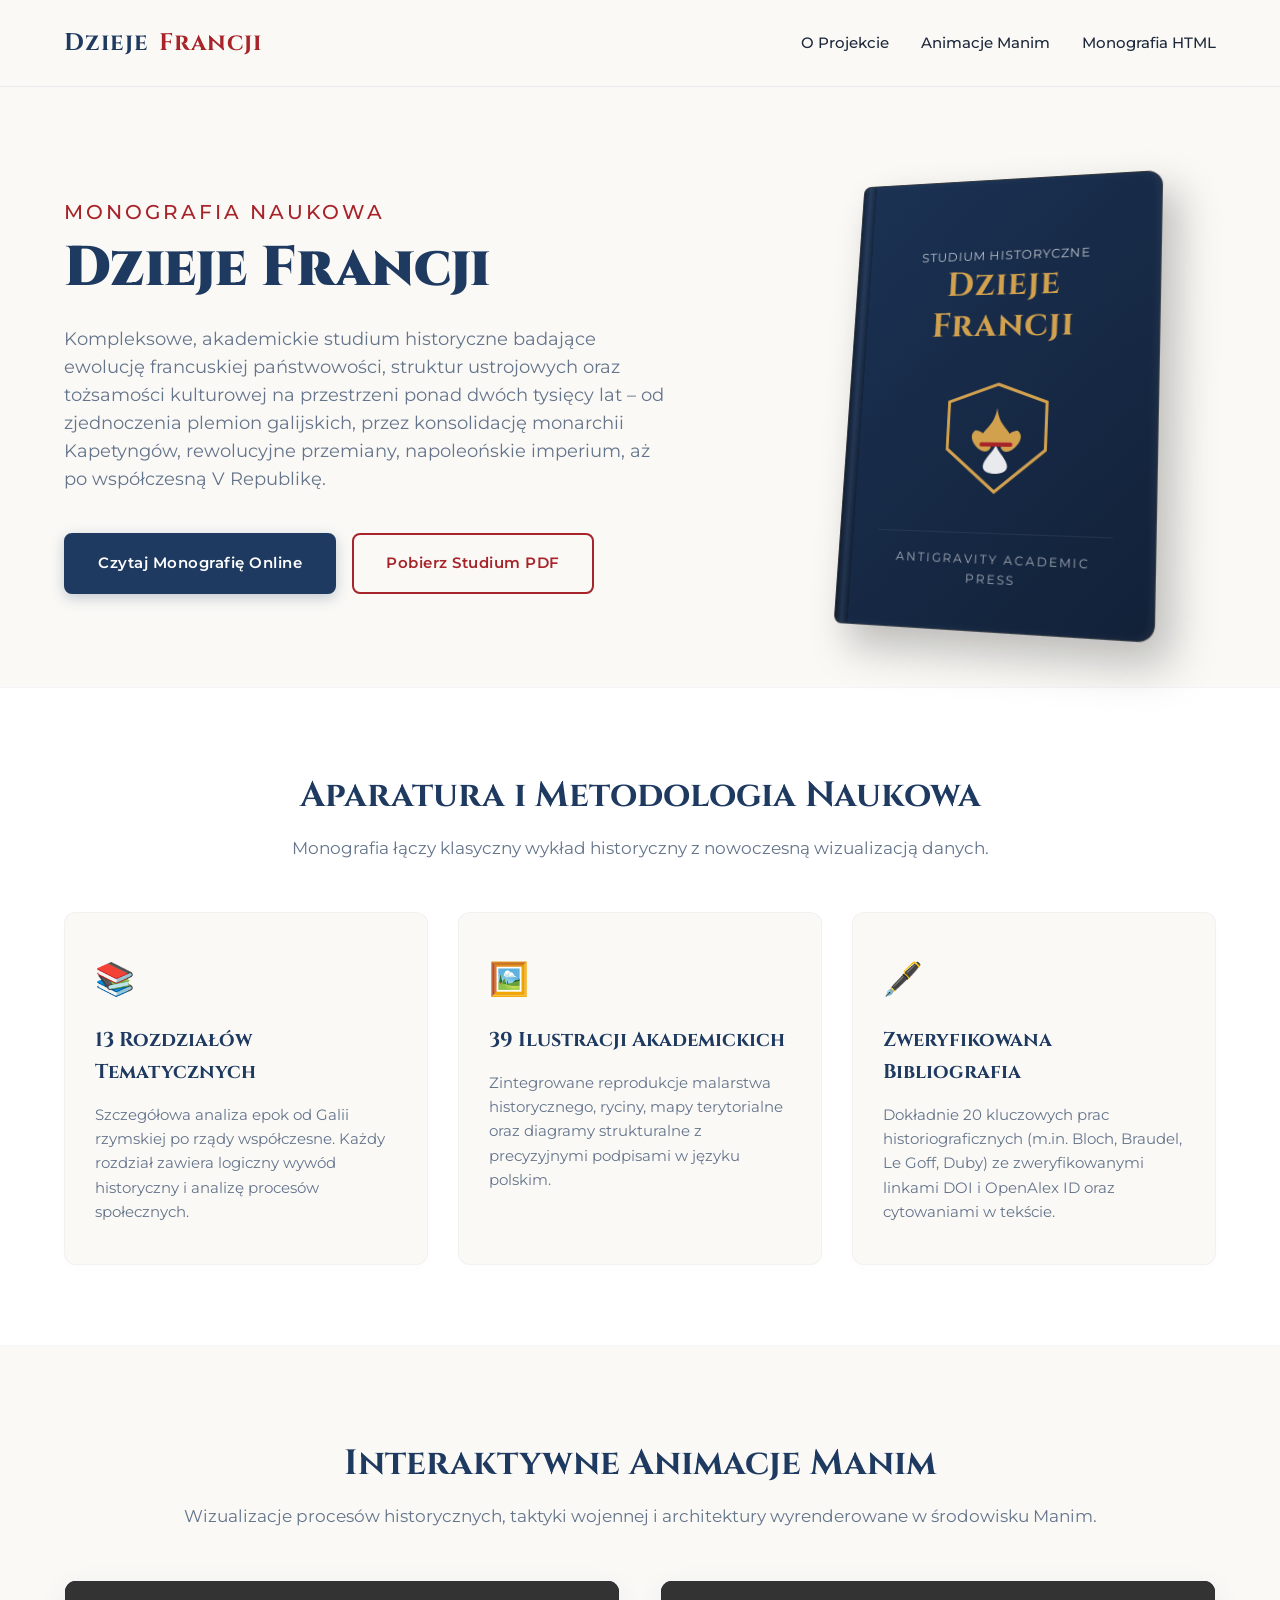
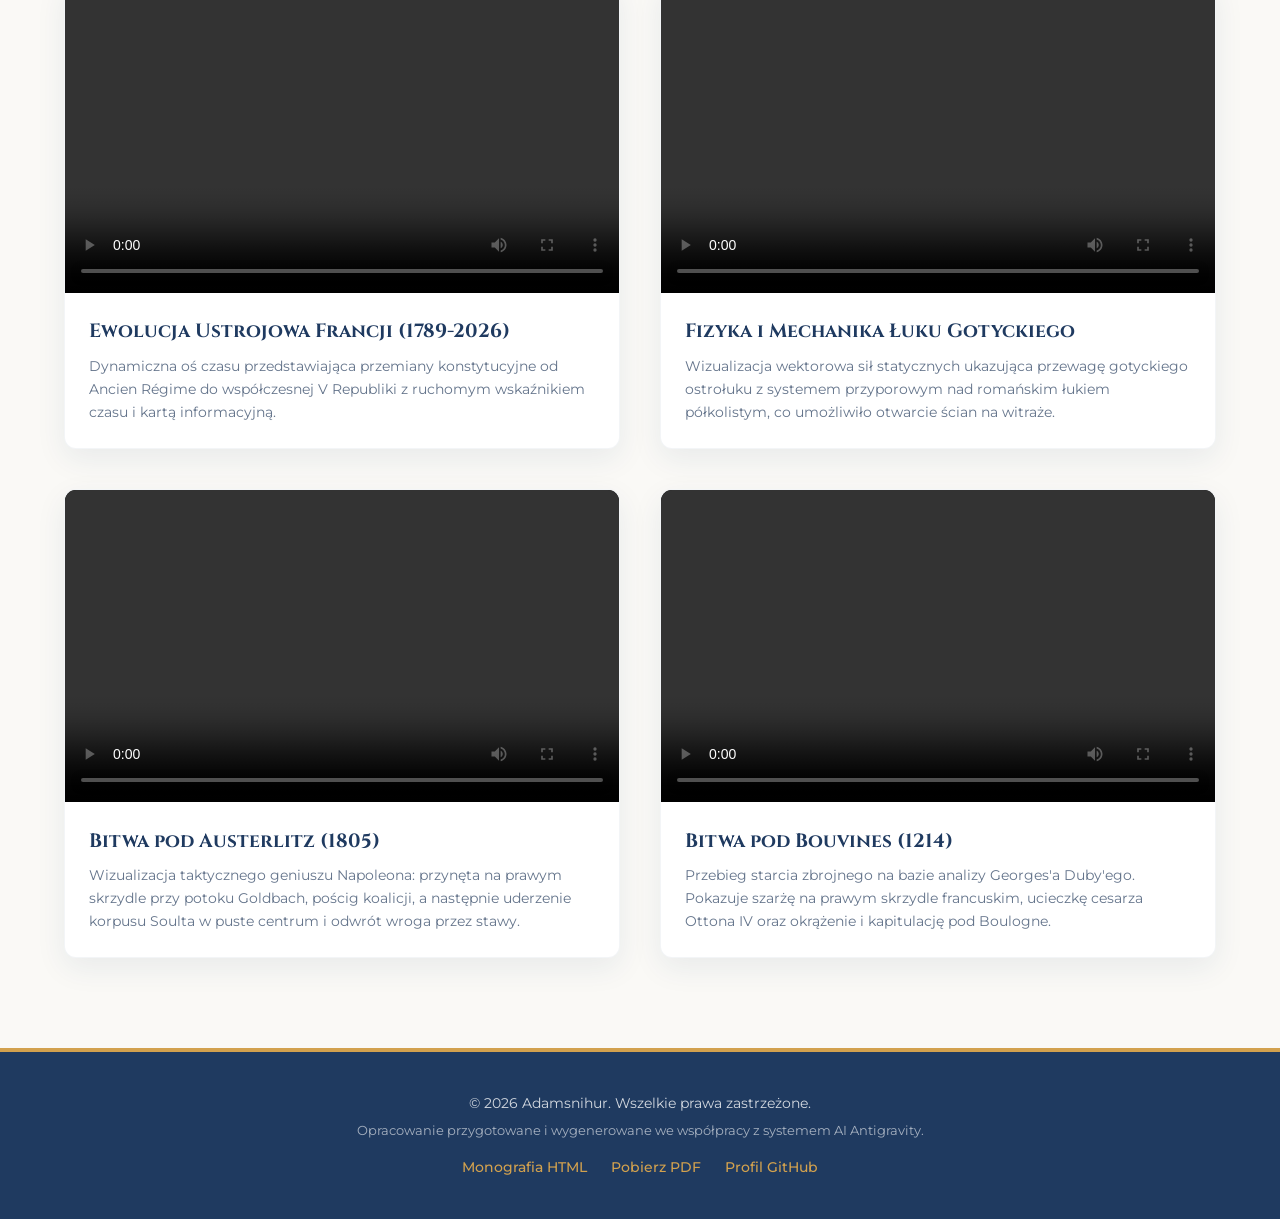
<file: opracowania/historia_francji/index.html>
<!DOCTYPE html>
<html lang="pl">
<head>
    <meta charset="UTF-8">
    <meta name="viewport" content="width=device-width, initial-scale=1.0">
    <title>Dzieje Francji - Studium Historyczne</title>
    <meta name="description" content="Interaktywny projekt naukowy prezentujący ewolucję ustrojową, militarną i kulturową Francji. Pobierz pełną monografię PDF lub czytaj online.">
    
    <!-- Google Fonts -->
    <link rel="preconnect" href="https://fonts.googleapis.com">
    <link rel="preconnect" href="https://fonts.gstatic.com" crossorigin>
    <link href="https://fonts.googleapis.com/css2?family=Cinzel:wght@400;600;700;900&family=Montserrat:wght@300;400;500;600;700&display=swap" rel="stylesheet">
    
    <style>
        :root {
            --primary: #1F3A60;       /* Royal Blue */
            --accent: #A6242A;        /* Revolutionary Red */
            --gold: #D2A14E;          /* Imperial Gold */
            --bg-cream: #FAF9F6;      /* Off-White Cream */
            --text-dark: #1E293B;     /* Slate 800 */
            --text-light: #64748B;    /* Slate 500 */
            --white: #FFFFFF;
            --shadow: 0 10px 30px rgba(31, 58, 96, 0.08);
            --transition: all 0.3s cubic-bezier(0.4, 0, 0.2, 1);
        }

        * {
            margin: 0;
            padding: 0;
            box-sizing: border-box;
        }

        body {
            font-family: 'Montserrat', sans-serif;
            background-color: var(--bg-cream);
            color: var(--text-dark);
            line-height: 1.6;
            overflow-x: hidden;
        }

        /* Container */
        .container {
            width: 100%;
            max-width: 1200px;
            margin: 0 auto;
            padding: 0 24px;
        }

        /* Header / Navigation */
        header {
            padding: 24px 0;
            border-bottom: 1px solid rgba(31, 58, 96, 0.08);
            background: rgba(250, 249, 246, 0.8);
            backdrop-filter: blur(12px);
            position: sticky;
            top: 0;
            z-index: 100;
        }

        .header-wrap {
            display: flex;
            justify-content: space-between;
            align-items: center;
        }

        .logo {
            font-family: 'Cinzel', serif;
            font-weight: 700;
            font-size: 1.5rem;
            color: var(--primary);
            text-decoration: none;
            display: flex;
            align-items: center;
            gap: 10px;
            letter-spacing: 1px;
        }

        .logo span {
            color: var(--accent);
        }

        .nav-links {
            display: flex;
            gap: 32px;
            list-style: none;
        }

        .nav-links a {
            text-decoration: none;
            color: var(--text-dark);
            font-weight: 500;
            font-size: 0.95rem;
            transition: var(--transition);
        }

        .nav-links a:hover {
            color: var(--accent);
        }

        /* Hero Section */
        .hero {
            padding: 80px 0 60px 0;
            position: relative;
        }

        .hero-grid {
            display: grid;
            grid-template-columns: 1.2fr 0.8fr;
            gap: 60px;
            align-items: center;
        }

        .hero-text h1 {
            font-family: 'Cinzel', serif;
            font-size: 3.5rem;
            font-weight: 900;
            color: var(--primary);
            line-height: 1.15;
            margin-bottom: 24px;
        }

        .hero-text h1 span {
            display: block;
            font-size: 1.25rem;
            font-family: 'Montserrat', sans-serif;
            font-weight: 500;
            color: var(--accent);
            text-transform: uppercase;
            letter-spacing: 3px;
            margin-bottom: 12px;
        }

        .hero-text p {
            font-size: 1.1rem;
            color: var(--text-light);
            margin-bottom: 40px;
            max-width: 600px;
        }

        .cta-buttons {
            display: flex;
            gap: 16px;
            flex-wrap: wrap;
        }

        .btn {
            display: inline-flex;
            align-items: center;
            justify-content: center;
            padding: 16px 32px;
            font-weight: 600;
            border-radius: 8px;
            text-decoration: none;
            transition: var(--transition);
            font-size: 0.95rem;
            letter-spacing: 0.5px;
        }

        .btn-primary {
            background-color: var(--primary);
            color: var(--white);
            border: 2px solid var(--primary);
            box-shadow: 0 4px 14px rgba(31, 58, 96, 0.25);
        }

        .btn-primary:hover {
            background-color: #172d4c;
            border-color: #172d4c;
            transform: translateY(-2px);
        }

        .btn-secondary {
            background-color: transparent;
            color: var(--accent);
            border: 2px solid var(--accent);
        }

        .btn-secondary:hover {
            background-color: var(--accent);
            color: var(--white);
            transform: translateY(-2px);
            box-shadow: 0 4px 14px rgba(166, 36, 42, 0.2);
        }

        /* Book Mockup / Cover */
        .book-mockup {
            display: flex;
            justify-content: center;
            align-items: center;
            perspective: 1000px;
        }

        .book-card {
            width: 320px;
            height: 460px;
            background: linear-gradient(135deg, #1b3254, #122138);
            border-radius: 8px 16px 16px 8px;
            box-shadow: 15px 20px 40px rgba(0, 0, 0, 0.25),
                        -3px 0 10px rgba(255, 255, 255, 0.05) inset;
            position: relative;
            padding: 40px;
            display: flex;
            flex-direction: column;
            justify-content: space-between;
            color: var(--white);
            transform: rotateY(-15deg) rotateX(10deg);
            transform-style: preserve-3d;
            transition: var(--transition);
            border: 1px solid rgba(210, 161, 78, 0.2);
        }

        .book-card:hover {
            transform: rotateY(-5deg) rotateX(5deg);
        }

        .book-spine-effect {
            position: absolute;
            left: 0;
            top: 0;
            bottom: 0;
            width: 14px;
            background: linear-gradient(to right, rgba(0,0,0,0.3), rgba(255,255,255,0.05) 50%, rgba(0,0,0,0.25));
            border-radius: 8px 0 0 8px;
        }

        .book-title {
            text-align: center;
            margin-top: 20px;
        }

        .book-title h2 {
            font-family: 'Cinzel', serif;
            font-size: 2.2rem;
            color: var(--gold);
            font-weight: 700;
            letter-spacing: 1px;
            line-height: 1.2;
        }

        .book-title p {
            font-size: 0.8rem;
            opacity: 0.7;
            margin-top: 12px;
            letter-spacing: 1px;
            text-transform: uppercase;
        }

        .book-emblem {
            width: 120px;
            height: 120px;
            margin: 0 auto;
        }

        .book-emblem svg {
            width: 100%;
            height: 100%;
        }

        .book-footer {
            text-align: center;
            font-size: 0.75rem;
            letter-spacing: 2px;
            text-transform: uppercase;
            opacity: 0.6;
            border-top: 1px solid rgba(255, 255, 255, 0.1);
            padding-top: 15px;
        }

        /* Features Section */
        .features {
            padding: 80px 0;
            background: var(--white);
            border-top: 1px solid rgba(31, 58, 96, 0.05);
            border-bottom: 1px solid rgba(31, 58, 96, 0.05);
        }

        .section-header {
            text-align: center;
            margin-bottom: 50px;
        }

        .section-header h2 {
            font-family: 'Cinzel', serif;
            font-size: 2.2rem;
            color: var(--primary);
            font-weight: 700;
        }

        .section-header p {
            color: var(--text-light);
            margin-top: 10px;
            font-size: 1.05rem;
        }

        .features-grid {
            display: grid;
            grid-template-columns: repeat(auto-fit, minmax(320px, 1fr));
            gap: 30px;
        }

        .feature-card {
            background-color: var(--bg-cream);
            padding: 40px 30px;
            border-radius: 12px;
            transition: var(--transition);
            border: 1px solid rgba(31, 58, 96, 0.04);
            box-shadow: 0 4px 10px rgba(0,0,0,0.01);
        }

        .feature-card:hover {
            transform: translateY(-5px);
            box-shadow: var(--shadow);
            border-color: rgba(210, 161, 78, 0.3);
        }

        .feature-icon {
            font-size: 2rem;
            color: var(--accent);
            margin-bottom: 20px;
        }

        .feature-card h3 {
            font-family: 'Cinzel', serif;
            font-size: 1.25rem;
            color: var(--primary);
            margin-bottom: 15px;
            font-weight: 700;
        }

        .feature-card p {
            font-size: 0.95rem;
            color: var(--text-light);
        }

        /* Animations / Video Section */
        .media-showcase {
            padding: 90px 0;
        }

        .video-grid {
            display: grid;
            grid-template-columns: repeat(auto-fit, minmax(500px, 1fr));
            gap: 40px;
            margin-top: 40px;
        }

        @media (max-width: 600px) {
            .video-grid {
                grid-template-columns: 1fr;
            }
        }

        .video-card {
            background: var(--white);
            border-radius: 12px;
            overflow: hidden;
            box-shadow: var(--shadow);
            border: 1px solid rgba(31, 58, 96, 0.05);
            transition: var(--transition);
        }

        .video-card:hover {
            transform: translateY(-4px);
        }

        .video-container {
            width: 100%;
            aspect-ratio: 16/9;
            background: #000;
            position: relative;
        }

        .video-container video {
            width: 100%;
            height: 100%;
            display: block;
            object-fit: cover;
        }

        .video-info {
            padding: 24px;
        }

        .video-info h3 {
            font-family: 'Cinzel', serif;
            font-size: 1.2rem;
            color: var(--primary);
            margin-bottom: 8px;
            font-weight: 700;
        }

        .video-info p {
            font-size: 0.9rem;
            color: var(--text-light);
        }

        /* Footer */
        footer {
            background-color: var(--primary);
            color: var(--white);
            padding: 40px 0;
            text-align: center;
            font-size: 0.9rem;
            border-top: 4px solid var(--gold);
        }

        footer p {
            opacity: 0.8;
        }

        footer .links {
            margin-top: 15px;
            display: flex;
            justify-content: center;
            gap: 24px;
        }

        footer .links a {
            color: var(--gold);
            text-decoration: none;
            font-weight: 500;
            transition: var(--transition);
        }

        footer .links a:hover {
            color: var(--white);
        }
    </style>
</head>
<body>

    <!-- Header -->
    <header>
        <div class="container header-wrap">
            <a href="#" class="logo">Dzieje <span>Francji</span></a>
            <ul class="nav-links">
                <li><a href="#o-projekcie">O Projekcie</a></li>
                <li><a href="#animacje">Animacje Manim</a></li>
                <li><a href="Dzieje_Francji_Studium_Historyczne.html">Monografia HTML</a></li>
            </ul>
        </div>
    </header>

    <!-- Hero Section -->
    <section class="hero">
        <div class="container hero-grid">
            <div class="hero-text">
                <h1><span>Monografia Naukowa</span>Dzieje Francji</h1>
                <p>Kompleksowe, akademickie studium historyczne badające ewolucję francuskiej państwowości, struktur ustrojowych oraz tożsamości kulturowej na przestrzeni ponad dwóch tysięcy lat – od zjednoczenia plemion galijskich, przez konsolidację monarchii Kapetyngów, rewolucyjne przemiany, napoleońskie imperium, aż po współczesną V Republikę.</p>
                <div class="cta-buttons">
                    <a href="Dzieje_Francji_Studium_Historyczne.html" class="btn btn-primary">Czytaj Monografię Online</a>
                    <a href="Dzieje_Francji_Studium_Historyczne.pdf" class="btn btn-secondary" download>Pobierz Studium PDF</a>
                </div>
            </div>
            <div class="book-mockup">
                <div class="book-card">
                    <div class="book-spine-effect"></div>
                    <div class="book-title">
                        <p>Studium Historyczne</p>
                        <h2>Dzieje Francji</h2>
                    </div>
                    <div class="book-emblem">
                        <svg viewBox="0 0 100 100" xmlns="http://www.w3.org/2000/svg">
                            <!-- Shield boundary -->
                            <polygon points="50,5 92,20 92,60 50,95 8,60 8,20" fill="none" stroke="#D2A14E" stroke-width="2.5"/>
                            <!-- Lilies / Fleur-de-lis style central emblem -->
                            <path d="M50,25 C52,40 60,42 62,48 C64,54 58,56 50,56 C42,56 36,54 38,48 C40,42 48,40 50,25 Z" fill="#D2A14E"/>
                            <path d="M50,56 C52,62 58,66 60,72 C62,78 55,80 50,80 C45,80 38,78 40,72 C42,66 48,62 50,56 Z" fill="#FFFFFF" opacity="0.9"/>
                            <path d="M32,44 C38,45 42,48 45,54 C48,60 42,64 36,60 C30,56 26,48 32,44 Z" fill="#D2A14E"/>
                            <path d="M68,44 C62,45 58,48 55,54 C52,60 58,64 64,60 C70,56 74,48 68,44 Z" fill="#D2A14E"/>
                            <rect x="36" y="54" width="28" height="3.5" fill="#A6242A" rx="1.5"/>
                        </svg>
                    </div>
                    <div class="book-footer">
                        Antigravity Academic Press
                    </div>
                </div>
            </div>
        </div>
    </section>

    <!-- Features Section -->
    <section class="features" id="o-projekcie">
        <div class="container">
            <div class="section-header">
                <h2>Aparatura i Metodologia Naukowa</h2>
                <p>Monografia łączy klasyczny wykład historyczny z nowoczesną wizualizacją danych.</p>
            </div>
            <div class="features-grid">
                <div class="feature-card">
                    <div class="feature-icon">📚</div>
                    <h3>13 Rozdziałów Tematycznych</h3>
                    <p>Szczegółowa analiza epok od Galii rzymskiej po rządy współczesne. Każdy rozdział zawiera logiczny wywód historyczny i analizę procesów społecznych.</p>
                </div>
                <div class="feature-card">
                    <div class="feature-icon">🖼️</div>
                    <h3>39 Ilustracji Akademickich</h3>
                    <p>Zintegrowane reprodukcje malarstwa historycznego, ryciny, mapy terytorialne oraz diagramy strukturalne z precyzyjnymi podpisami w języku polskim.</p>
                </div>
                <div class="feature-card">
                    <div class="feature-icon">🖋️</div>
                    <h3>Zweryfikowana Bibliografia</h3>
                    <p>Dokładnie 20 kluczowych prac historiograficznych (m.in. Bloch, Braudel, Le Goff, Duby) ze zweryfikowanymi linkami DOI i OpenAlex ID oraz cytowaniami w tekście.</p>
                </div>
            </div>
        </div>
    </section>

    <!-- Media Showcase Section -->
    <section class="media-showcase" id="animacje">
        <div class="container">
            <div class="section-header">
                <h2>Interaktywne Animacje Manim</h2>
                <p>Wizualizacje procesów historycznych, taktyki wojennej i architektury wyrenderowane w środowisku Manim.</p>
            </div>
            <div class="video-grid">
                <!-- Video 1 -->
                <div class="video-card">
                    <div class="video-container">
                        <video controls preload="metadata">
                            <source src="animations/FrenchRegimesScene_m.mp4" type="video/mp4">
                            Twoja przeglądarka nie obsługuje odtwarzacza wideo.
                        </video>
                    </div>
                    <div class="video-info">
                        <h3>Ewolucja Ustrojowa Francji (1789-2026)</h3>
                        <p>Dynamiczna oś czasu przedstawiająca przemiany konstytucyjne od Ancien Régime do współczesnej V Republiki z ruchomym wskaźnikiem czasu i kartą informacyjną.</p>
                    </div>
                </div>
                <!-- Video 2 -->
                <div class="video-card">
                    <div class="video-container">
                        <video controls preload="metadata">
                            <source src="animations/GothicArchScene_m.mp4" type="video/mp4">
                            Twoja przeglądarka nie obsługuje odtwarzacza wideo.
                        </video>
                    </div>
                    <div class="video-info">
                        <h3>Fizyka i Mechanika Łuku Gotyckiego</h3>
                        <p>Wizualizacja wektorowa sił statycznych ukazująca przewagę gotyckiego ostrołuku z systemem przyporowym nad romańskim łukiem półkolistym, co umożliwiło otwarcie ścian na witraże.</p>
                    </div>
                </div>
                <!-- Video 3 -->
                <div class="video-card">
                    <div class="video-container">
                        <video controls preload="metadata">
                            <source src="animations/AusterlitzBattleScene_m.mp4" type="video/mp4">
                            Twoja przeglądarka nie obsługuje odtwarzacza wideo.
                        </video>
                    </div>
                    <div class="video-info">
                        <h3>Bitwa pod Austerlitz (1805)</h3>
                        <p>Wizualizacja taktycznego geniuszu Napoleona: przynęta na prawym skrzydle przy potoku Goldbach, pościg koalicji, a następnie uderzenie korpusu Soulta w puste centrum i odwrót wroga przez stawy.</p>
                    </div>
                </div>
                <!-- Video 4 -->
                <div class="video-card">
                    <div class="video-container">
                        <video controls preload="metadata">
                            <source src="animations/BouvinesBattleScene_m.mp4" type="video/mp4">
                            Twoja przeglądarka nie obsługuje odtwarzacza wideo.
                        </video>
                    </div>
                    <div class="video-info">
                        <h3>Bitwa pod Bouvines (1214)</h3>
                        <p>Przebieg starcia zbrojnego na bazie analizy Georges'a Duby'ego. Pokazuje szarżę na prawym skrzydle francuskim, ucieczkę cesarza Ottona IV oraz okrążenie i kapitulację pod Boulogne.</p>
                    </div>
                </div>
            </div>
        </div>
    </section>

    <!-- Footer -->
    <footer>
        <div class="container">
            <p>&copy; 2026 Adamsnihur. Wszelkie prawa zastrzeżone.</p>
            <p style="margin-top: 5px; font-size: 0.8rem; opacity: 0.6;">Opracowanie przygotowane i wygenerowane we współpracy z systemem AI Antigravity.</p>
            <div class="links">
                <a href="Dzieje_Francji_Studium_Historyczne.html">Monografia HTML</a>
                <a href="Dzieje_Francji_Studium_Historyczne.pdf">Pobierz PDF</a>
                <a href="https://github.com/adamsnihur" target="_blank">Profil GitHub</a>
            </div>
        </div>
    </footer>

</body>
</html>
</file>
